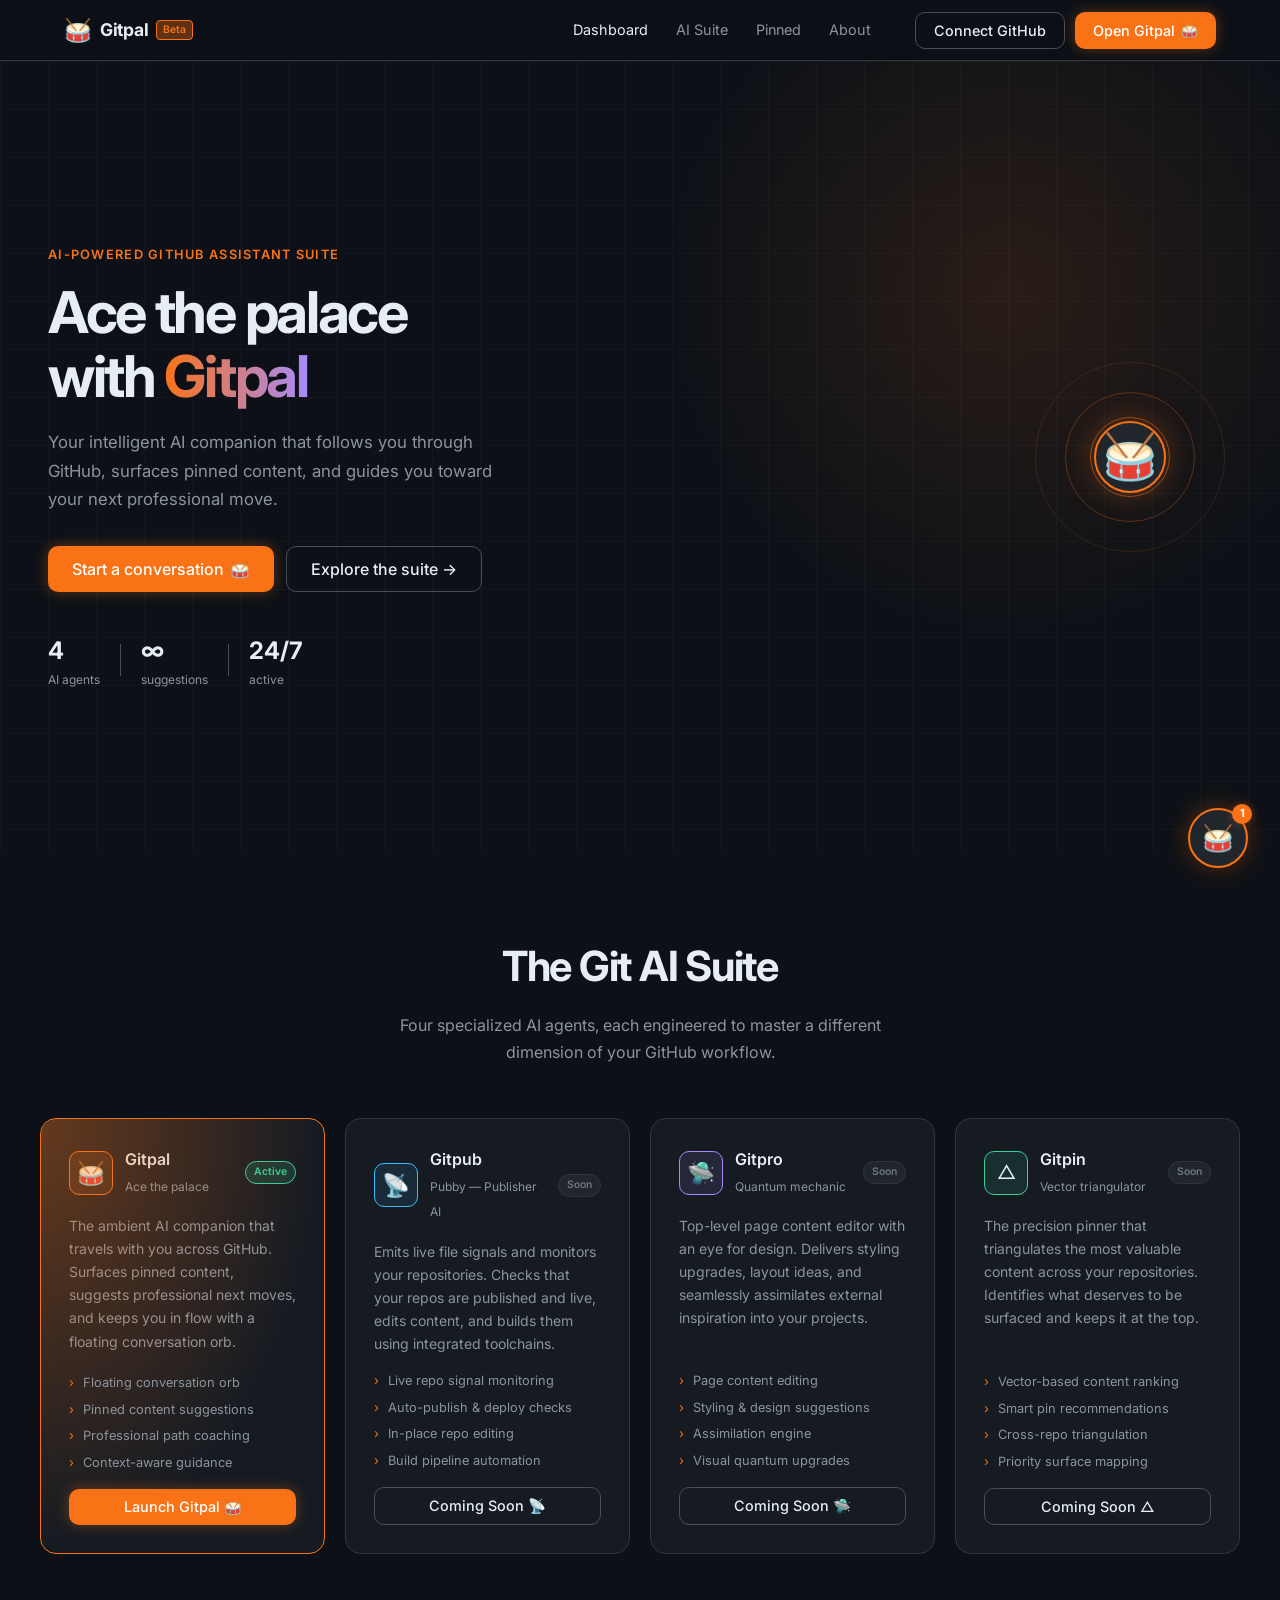
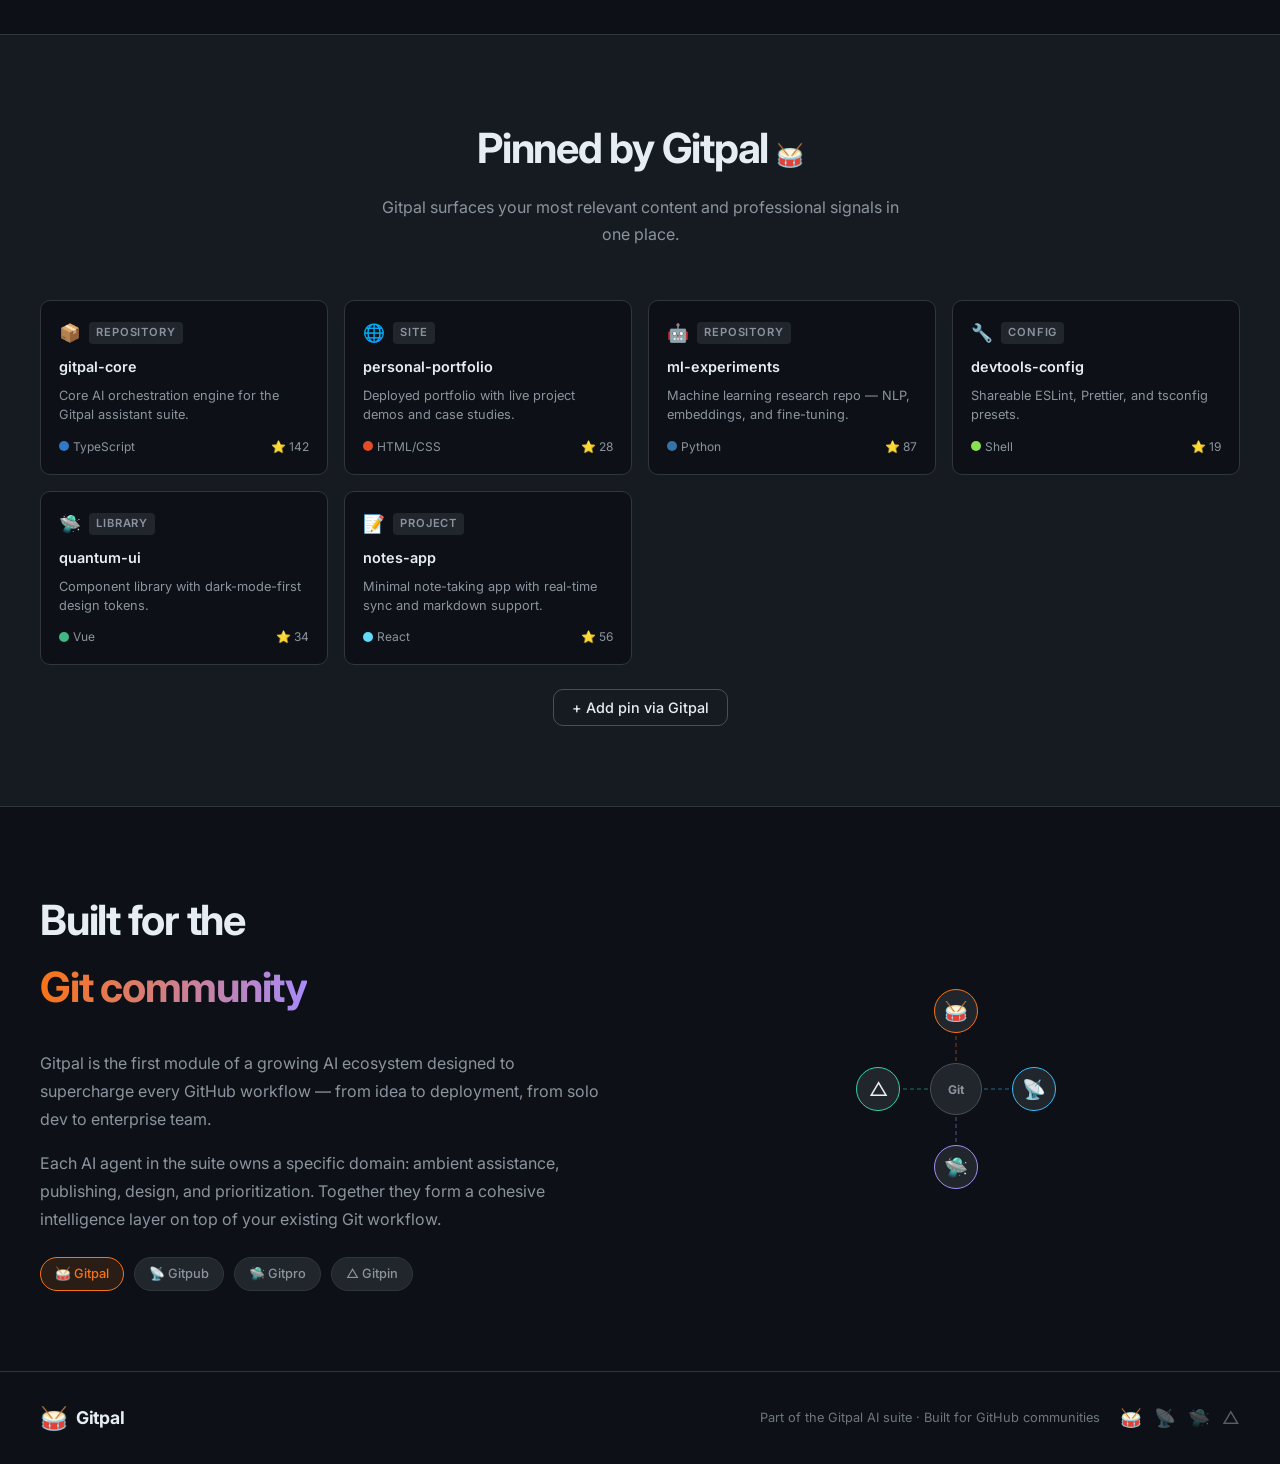
<file: index.html>
<!DOCTYPE html>
<html lang="en">
<head>
  <meta charset="UTF-8" />
  <meta name="viewport" content="width=device-width, initial-scale=1.0" />
  <title>Gitpal — AI Community for GitHub</title>
  <link rel="stylesheet" href="styles/main.css" />
  <link rel="preconnect" href="https://fonts.googleapis.com" />
  <link href="https://fonts.googleapis.com/css2?family=Inter:wght@300;400;500;600;700&family=JetBrains+Mono:wght@400;500&display=swap" rel="stylesheet" />
</head>
<body>

  <!-- ══════════════════════════════════════
       HEADER / NAV
  ══════════════════════════════════════ -->
  <header class="site-header">
    <nav class="nav-inner">
      <div class="nav-logo">
        <span class="logo-icon">🥁</span>
        <span class="logo-text">Gitpal</span>
        <span class="logo-badge">Beta</span>
      </div>
      <ul class="nav-links">
        <li><a href="#dashboard">Dashboard</a></li>
        <li><a href="#ais">AI Suite</a></li>
        <li><a href="#pins">Pinned</a></li>
        <li><a href="#about">About</a></li>
      </ul>
      <div class="nav-actions">
        <button class="btn btn-ghost" id="connectGithubBtn">Connect GitHub</button>
        <button class="btn btn-primary" id="openGitpalBtn">Open Gitpal <span class="orb-icon-sm">🥁</span></button>
      </div>
    </nav>
  </header>

  <!-- ══════════════════════════════════════
       HERO
  ══════════════════════════════════════ -->
  <section class="hero" id="dashboard">
    <div class="hero-bg">
      <div class="hero-grid"></div>
      <div class="hero-glow"></div>
    </div>
    <div class="hero-content">
      <div class="hero-eyebrow">AI-Powered GitHub Assistant Suite</div>
      <h1 class="hero-title">
        Ace the palace<br />
        with <span class="gradient-text">Gitpal</span>
      </h1>
      <p class="hero-subtitle">
        Your intelligent AI companion that follows you through GitHub, surfaces
        pinned content, and guides you toward your next professional move.
      </p>
      <div class="hero-cta">
        <button class="btn btn-primary btn-lg" id="heroChatBtn">
          <span>Start a conversation</span> <span class="orb-pulse">🥁</span>
        </button>
        <button class="btn btn-ghost btn-lg" id="heroLearnBtn">Explore the suite →</button>
      </div>
      <div class="hero-stats">
        <div class="stat"><span class="stat-val">4</span><span class="stat-label">AI agents</span></div>
        <div class="stat-div"></div>
        <div class="stat"><span class="stat-val">∞</span><span class="stat-label">suggestions</span></div>
        <div class="stat-div"></div>
        <div class="stat"><span class="stat-val">24/7</span><span class="stat-label">active</span></div>
      </div>
    </div>
    <div class="hero-visual">
      <div class="orb-showcase" id="orbShowcase">
        <div class="orb-ring ring-3"></div>
        <div class="orb-ring ring-2"></div>
        <div class="orb-ring ring-1"></div>
        <div class="orb-core" id="orbCore">🥁</div>
        <div class="orb-tooltip">Hello! I'm Gitpal.<br/>Ask me anything about your repos.</div>
      </div>
    </div>
  </section>

  <!-- ══════════════════════════════════════
       AI SUITE CARDS
  ══════════════════════════════════════ -->
  <section class="section ai-suite" id="ais">
    <div class="section-inner">
      <div class="section-header">
        <h2 class="section-title">The Git AI Suite</h2>
        <p class="section-subtitle">Four specialized AI agents, each engineered to master a different dimension of your GitHub workflow.</p>
      </div>

      <div class="ai-cards">

        <!-- Gitpal -->
        <div class="ai-card ai-card--active" data-ai="gitpal">
          <div class="ai-card-glow"></div>
          <div class="ai-card-header">
            <div class="ai-icon ai-icon--gitpal">🥁</div>
            <div class="ai-meta">
              <h3 class="ai-name">Gitpal</h3>
              <span class="ai-alias">Ace the palace</span>
            </div>
            <span class="ai-badge ai-badge--active">Active</span>
          </div>
          <p class="ai-desc">
            The ambient AI companion that travels with you across GitHub. Surfaces
            pinned content, suggests professional next moves, and keeps you in
            flow with a floating conversation orb.
          </p>
          <ul class="ai-features">
            <li>Floating conversation orb</li>
            <li>Pinned content suggestions</li>
            <li>Professional path coaching</li>
            <li>Context-aware guidance</li>
          </ul>
          <button class="btn btn-primary ai-card-btn" data-action="launch-gitpal">
            Launch Gitpal 🥁
          </button>
        </div>

        <!-- Gitpub -->
        <div class="ai-card" data-ai="gitpub">
          <div class="ai-card-glow"></div>
          <div class="ai-card-header">
            <div class="ai-icon ai-icon--gitpub">📡</div>
            <div class="ai-meta">
              <h3 class="ai-name">Gitpub</h3>
              <span class="ai-alias">Pubby — Publisher AI</span>
            </div>
            <span class="ai-badge ai-badge--soon">Soon</span>
          </div>
          <p class="ai-desc">
            Emits live file signals and monitors your repositories. Checks that
            your repos are published and live, edits content, and builds them
            using integrated toolchains.
          </p>
          <ul class="ai-features">
            <li>Live repo signal monitoring</li>
            <li>Auto-publish & deploy checks</li>
            <li>In-place repo editing</li>
            <li>Build pipeline automation</li>
          </ul>
          <button class="btn btn-ghost ai-card-btn" data-action="coming-soon">
            Coming Soon 📡
          </button>
        </div>

        <!-- Gitpro -->
        <div class="ai-card" data-ai="gitpro">
          <div class="ai-card-glow"></div>
          <div class="ai-card-header">
            <div class="ai-icon ai-icon--gitpro">🛸</div>
            <div class="ai-meta">
              <h3 class="ai-name">Gitpro</h3>
              <span class="ai-alias">Quantum mechanic</span>
            </div>
            <span class="ai-badge ai-badge--soon">Soon</span>
          </div>
          <p class="ai-desc">
            Top-level page content editor with an eye for design. Delivers
            styling upgrades, layout ideas, and seamlessly assimilates external
            inspiration into your projects.
          </p>
          <ul class="ai-features">
            <li>Page content editing</li>
            <li>Styling & design suggestions</li>
            <li>Assimilation engine</li>
            <li>Visual quantum upgrades</li>
          </ul>
          <button class="btn btn-ghost ai-card-btn" data-action="coming-soon">
            Coming Soon 🛸
          </button>
        </div>

        <!-- Gitpin -->
        <div class="ai-card" data-ai="gitpin">
          <div class="ai-card-glow"></div>
          <div class="ai-card-header">
            <div class="ai-icon ai-icon--gitpin">△</div>
            <div class="ai-meta">
              <h3 class="ai-name">Gitpin</h3>
              <span class="ai-alias">Vector triangulator</span>
            </div>
            <span class="ai-badge ai-badge--soon">Soon</span>
          </div>
          <p class="ai-desc">
            The precision pinner that triangulates the most valuable content
            across your repositories. Identifies what deserves to be surfaced
            and keeps it at the top.
          </p>
          <ul class="ai-features">
            <li>Vector-based content ranking</li>
            <li>Smart pin recommendations</li>
            <li>Cross-repo triangulation</li>
            <li>Priority surface mapping</li>
          </ul>
          <button class="btn btn-ghost ai-card-btn" data-action="coming-soon">
            Coming Soon △
          </button>
        </div>

      </div>
    </div>
  </section>

  <!-- ══════════════════════════════════════
       PINNED CONTENT DEMO
  ══════════════════════════════════════ -->
  <section class="section pins-section" id="pins">
    <div class="section-inner">
      <div class="section-header">
        <h2 class="section-title">Pinned by Gitpal <span class="title-icon">🥁</span></h2>
        <p class="section-subtitle">Gitpal surfaces your most relevant content and professional signals in one place.</p>
      </div>

      <div class="pins-grid" id="pinsGrid">
        <!-- Pins are injected by app.js -->
      </div>

      <div class="pins-cta">
        <button class="btn btn-ghost" id="addPinBtn">+ Add pin via Gitpal</button>
      </div>
    </div>
  </section>

  <!-- ══════════════════════════════════════
       ABOUT / ECOSYSTEM
  ══════════════════════════════════════ -->
  <section class="section about-section" id="about">
    <div class="section-inner about-inner">
      <div class="about-text">
        <h2 class="section-title">Built for the<br /><span class="gradient-text">Git community</span></h2>
        <p>
          Gitpal is the first module of a growing AI ecosystem designed to
          supercharge every GitHub workflow — from idea to deployment, from solo
          dev to enterprise team.
        </p>
        <p>
          Each AI agent in the suite owns a specific domain: ambient assistance,
          publishing, design, and prioritization. Together they form a cohesive
          intelligence layer on top of your existing Git workflow.
        </p>
        <div class="ecosystem-pills">
          <span class="pill pill--active">🥁 Gitpal</span>
          <span class="pill">📡 Gitpub</span>
          <span class="pill">🛸 Gitpro</span>
          <span class="pill">△ Gitpin</span>
        </div>
      </div>
      <div class="about-visual">
        <div class="ecosystem-diagram">
          <div class="eco-center">Git</div>
          <div class="eco-node eco-node--gitpal" title="Gitpal">🥁</div>
          <div class="eco-node eco-node--gitpub" title="Gitpub">📡</div>
          <div class="eco-node eco-node--gitpro" title="Gitpro">🛸</div>
          <div class="eco-node eco-node--gitpin" title="Gitpin">△</div>
          <svg class="eco-lines" viewBox="0 0 200 200">
            <line x1="100" y1="100" x2="100" y2="28" stroke="var(--accent)" stroke-width="1" stroke-dasharray="4 3" opacity="0.5"/>
            <line x1="100" y1="100" x2="172" y2="100" stroke="#38bdf8" stroke-width="1" stroke-dasharray="4 3" opacity="0.5"/>
            <line x1="100" y1="100" x2="100" y2="172" stroke="#a78bfa" stroke-width="1" stroke-dasharray="4 3" opacity="0.5"/>
            <line x1="100" y1="100" x2="28" y2="100" stroke="#34d399" stroke-width="1" stroke-dasharray="4 3" opacity="0.5"/>
          </svg>
        </div>
      </div>
    </div>
  </section>

  <!-- ══════════════════════════════════════
       FOOTER
  ══════════════════════════════════════ -->
  <footer class="site-footer">
    <div class="footer-inner">
      <div class="footer-brand">
        <span class="logo-icon">🥁</span>
        <span class="logo-text">Gitpal</span>
      </div>
      <p class="footer-copy">Part of the Gitpal AI suite · Built for GitHub communities</p>
      <div class="footer-ais">
        <span title="Gitpal — active">🥁</span>
        <span title="Gitpub — coming soon" class="dim">📡</span>
        <span title="Gitpro — coming soon" class="dim">🛸</span>
        <span title="Gitpin — coming soon" class="dim">△</span>
      </div>
    </div>
  </footer>

  <!-- ══════════════════════════════════════
       GITPAL FLOATING ORB  (injected by JS)
  ══════════════════════════════════════ -->
  <div id="gitpalOrb" class="gitpal-orb" title="Gitpal AI — click to chat" aria-label="Open Gitpal AI assistant">
    <div class="gitpal-orb-inner">
      <span class="gitpal-orb-emoji">🥁</span>
      <span class="gitpal-orb-pulse"></span>
    </div>
    <div class="gitpal-orb-badge" id="orbBadge">1</div>
  </div>

  <!-- ══════════════════════════════════════
       GITPAL CHAT PANEL
  ══════════════════════════════════════ -->
  <div id="gitpalPanel" class="gitpal-panel" role="dialog" aria-label="Gitpal AI chat" aria-hidden="true">
    <div class="gp-panel-header">
      <div class="gp-header-left">
        <span class="gp-header-icon">🥁</span>
        <div>
          <div class="gp-header-name">Gitpal</div>
          <div class="gp-header-status"><span class="status-dot"></span> Ace the palace AI · active</div>
        </div>
      </div>
      <div class="gp-header-actions">
        <button class="gp-icon-btn" id="minimizePanel" title="Minimize" aria-label="Minimize">─</button>
        <button class="gp-icon-btn" id="closePanel" title="Close" aria-label="Close">✕</button>
      </div>
    </div>

    <div class="gp-tabs">
      <button class="gp-tab gp-tab--active" data-tab="chat">Chat</button>
      <button class="gp-tab" data-tab="pins">Pins</button>
      <button class="gp-tab" data-tab="moves">Pro Moves</button>
    </div>

    <!-- Chat Tab -->
    <div class="gp-tab-content gp-tab-content--active" id="tab-chat">
      <div class="gp-messages" id="gpMessages">
        <!-- Messages injected by JS -->
      </div>
      <div class="gp-suggestions" id="gpSuggestions">
        <!-- Quick suggestion chips injected by JS -->
      </div>
      <div class="gp-input-row">
        <input type="text" class="gp-input" id="gpInput" placeholder="Ask Gitpal anything…" autocomplete="off" />
        <button class="gp-send-btn" id="gpSendBtn" aria-label="Send">
          <svg width="16" height="16" viewBox="0 0 24 24" fill="none" stroke="currentColor" stroke-width="2.5"><line x1="22" y1="2" x2="11" y2="13"/><polygon points="22 2 15 22 11 13 2 9 22 2"/></svg>
        </button>
      </div>
    </div>

    <!-- Pins Tab -->
    <div class="gp-tab-content" id="tab-pins">
      <div class="gp-pins-list" id="gpPinsList">
        <!-- Pins injected by JS -->
      </div>
      <button class="btn btn-primary gp-full-btn" id="suggestPinBtn">Suggest a pin 🥁</button>
    </div>

    <!-- Pro Moves Tab -->
    <div class="gp-tab-content" id="tab-moves">
      <div class="gp-moves-list" id="gpMovesList">
        <!-- Moves injected by JS -->
      </div>
    </div>
  </div>

  <!-- Toast notification -->
  <div class="toast" id="toast" aria-live="polite"></div>

  <script src="scripts/gitpal.js"></script>
  <script src="scripts/app.js"></script>
<script src="https://www-infinity4.github.io/Mint-For-Infinity/infinity-wallet-menu.js?v=20260814-menu2"></script></body>
</html>
</file>
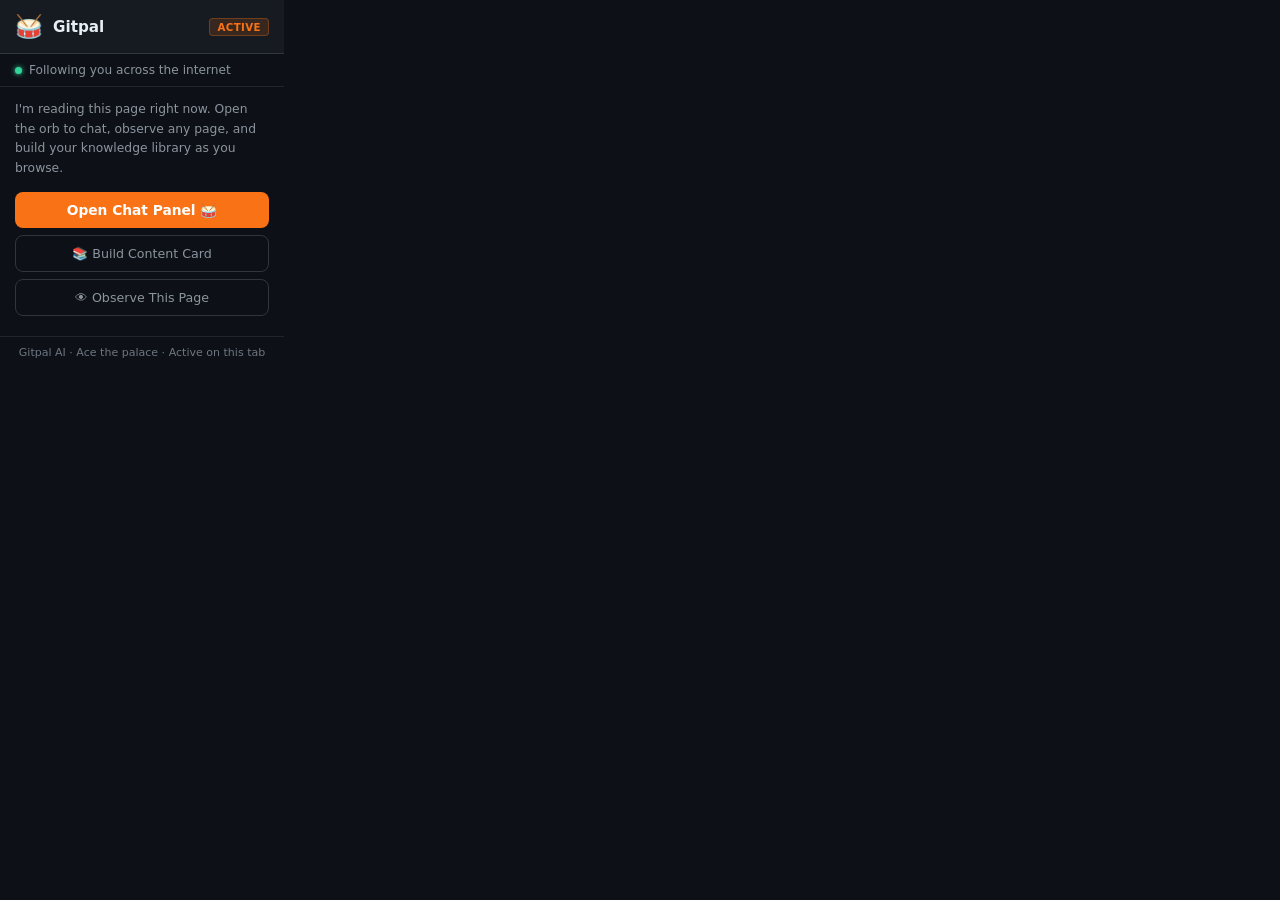
<file: extension/popup.html>
<!DOCTYPE html>
<html lang="en">
<head>
  <meta charset="UTF-8" />
  <meta name="viewport" content="width=device-width, initial-scale=1.0" />
  <title>Gitpal</title>
  <style>
    * { box-sizing: border-box; margin: 0; padding: 0; }
    body {
      font-family: 'Inter', system-ui, -apple-system, sans-serif;
      background: #0d1117;
      color: #e6edf3;
      width: 284px;
    }
    .header {
      background: #161b22;
      border-bottom: 1px solid #30363d;
      padding: 13px 15px;
      display: flex;
      align-items: center;
      gap: 10px;
    }
    .logo { font-size: 1.4rem; }
    .name { font-size: .95rem; font-weight: 700; flex: 1; }
    .badge {
      font-size: .64rem; font-weight: 700;
      background: rgba(249,115,22,.15);
      color: #f97316;
      border: 1px solid rgba(249,115,22,.3);
      padding: 2px 7px; border-radius: 4px;
      text-transform: uppercase; letter-spacing: .04em;
    }
    .status-row {
      display: flex; align-items: center; gap: 7px;
      padding: 9px 15px;
      font-size: .76rem; color: #8b949e;
      border-bottom: 1px solid #21262d;
      background: #0d1117;
    }
    .dot {
      width: 7px; height: 7px; border-radius: 50%;
      background: #34d399;
      box-shadow: 0 0 5px #34d399;
      animation: blink 2s ease-in-out infinite;
      flex-shrink: 0;
    }
    @keyframes blink { 0%,100%{opacity:1} 50%{opacity:.4} }
    .body { padding: 13px 15px; }
    .desc {
      font-size: .77rem; color: #8b949e; line-height: 1.6;
      margin-bottom: 13px;
    }
    .btn {
      display: flex; align-items: center; justify-content: center; gap: 7px;
      width: 100%; padding: 10px 0;
      border: none; border-radius: 8px;
      font-size: .86rem; font-weight: 600;
      cursor: pointer;
      transition: background .15s;
      margin-bottom: 7px;
      font-family: inherit;
    }
    .btn-primary { background: #f97316; color: #fff; }
    .btn-primary:hover { background: #fb923c; }
    .btn-ghost {
      background: transparent;
      border: 1px solid #30363d;
      color: #8b949e;
      font-size: .79rem; font-weight: 500;
    }
    .btn-ghost:hover { background: #21262d; color: #e6edf3; }
    .error-msg {
      display: none;
      font-size: .74rem;
      color: #f87171;
      background: rgba(248,113,113,.1);
      border: 1px solid rgba(248,113,113,.25);
      border-radius: 6px;
      padding: 7px 10px;
      margin-bottom: 7px;
      line-height: 1.5;
    }
    .footer {
      padding: 9px 15px;
      border-top: 1px solid #21262d;
      font-size: .69rem; color: #6e7681; text-align: center;
      background: #0d1117;
    }
  </style>
</head>
<body>
  <div class="header">
    <span class="logo">🥁</span>
    <span class="name">Gitpal</span>
    <span class="badge">Active</span>
  </div>
  <div class="status-row">
    <span class="dot"></span>
    Following you across the internet
  </div>
  <div class="body">
    <p class="desc">
      I'm reading this page right now. Open the orb to chat, observe any page,
      and build your knowledge library as you browse.
    </p>
    <div class="error-msg" id="errorMsg"></div>
    <button class="btn btn-primary" id="openChatBtn">Open Chat Panel 🥁</button>
    <button class="btn btn-ghost" id="buildCardBtn">📚 Build Content Card</button>
    <button class="btn btn-ghost" id="observeBtn">👁 Observe This Page</button>
  </div>
  <div class="footer">Gitpal AI · Ace the palace · Active on this tab</div>
  <script src="popup.js"></script>
</body>
</html>
</file>
<file: styles/main.css>
/* ════════════════════════════════════════════
   Gitpal — Main Stylesheet
   Dark GitHub-inspired theme with accent glow
   ════════════════════════════════════════════ */

/* ── CSS Variables ── */
:root {
  --bg:          #0d1117;
  --bg-2:        #161b22;
  --bg-3:        #21262d;
  --bg-4:        #30363d;
  --border:      #30363d;
  --border-2:    #484f58;
  --text:        #e6edf3;
  --text-muted:  #8b949e;
  --text-dim:    #6e7681;
  --accent:      #f97316;       /* Gitpal orange */
  --accent-2:    #fb923c;
  --accent-glow: rgba(249,115,22,.35);
  --blue:        #38bdf8;
  --purple:      #a78bfa;
  --green:       #34d399;
  --red:         #f87171;
  --radius:      10px;
  --radius-lg:   16px;
  --shadow:      0 4px 24px rgba(0,0,0,.5);
  --shadow-lg:   0 8px 40px rgba(0,0,0,.6);
  --transition:  .2s ease;
  --font:        'Inter', system-ui, sans-serif;
  --font-mono:   'JetBrains Mono', monospace;
}

/* ── Reset ── */
*, *::before, *::after { box-sizing: border-box; margin: 0; padding: 0; }
html { scroll-behavior: smooth; }
body {
  font-family: var(--font);
  background: var(--bg);
  color: var(--text);
  line-height: 1.6;
  min-height: 100vh;
  overflow-x: hidden;
}
a { color: var(--accent); text-decoration: none; }
a:hover { text-decoration: underline; }
ul { list-style: none; }
button { cursor: pointer; font-family: var(--font); border: none; outline: none; }
button:focus-visible { outline: 2px solid var(--accent); outline-offset: 2px; }

/* ── Buttons ── */
.btn {
  display: inline-flex;
  align-items: center;
  gap: 6px;
  padding: 9px 18px;
  border-radius: var(--radius);
  font-size: .9rem;
  font-weight: 500;
  transition: background var(--transition), transform var(--transition), box-shadow var(--transition);
}
.btn-primary {
  background: var(--accent);
  color: #fff;
  box-shadow: 0 0 14px var(--accent-glow);
}
.btn-primary:hover {
  background: var(--accent-2);
  box-shadow: 0 0 22px var(--accent-glow);
  transform: translateY(-1px);
}
.btn-ghost {
  background: transparent;
  color: var(--text);
  border: 1px solid var(--border-2);
}
.btn-ghost:hover {
  background: var(--bg-3);
  border-color: var(--text-muted);
}
.btn-lg { padding: 12px 24px; font-size: 1rem; }

/* ── Header / Nav ── */
.site-header {
  position: sticky;
  top: 0;
  z-index: 100;
  background: rgba(13,17,23,.85);
  backdrop-filter: blur(12px);
  border-bottom: 1px solid var(--border);
}
.nav-inner {
  max-width: 1200px;
  margin: 0 auto;
  padding: 0 24px;
  height: 60px;
  display: flex;
  align-items: center;
  gap: 32px;
}
.nav-logo {
  display: flex;
  align-items: center;
  gap: 8px;
  flex-shrink: 0;
}
.logo-icon { font-size: 1.4rem; }
.logo-text {
  font-size: 1.1rem;
  font-weight: 700;
  color: var(--text);
  letter-spacing: -.3px;
}
.logo-badge {
  font-size: .65rem;
  font-weight: 600;
  background: var(--accent-glow);
  color: var(--accent);
  border: 1px solid var(--accent);
  border-radius: 4px;
  padding: 1px 6px;
}
.nav-links {
  display: flex;
  gap: 4px;
  margin-left: auto;
}
.nav-links a {
  color: var(--text-muted);
  font-size: .9rem;
  padding: 6px 12px;
  border-radius: var(--radius);
  transition: color var(--transition), background var(--transition);
}
.nav-links a:hover {
  color: var(--text);
  background: var(--bg-3);
  text-decoration: none;
}
.nav-actions {
  display: flex;
  gap: 10px;
  flex-shrink: 0;
}
.orb-icon-sm { font-size: .85rem; }

/* ── Hero ── */
.hero {
  position: relative;
  min-height: 88vh;
  display: flex;
  align-items: center;
  padding: 80px 24px 60px;
  overflow: hidden;
}
.hero-bg {
  position: absolute;
  inset: 0;
  pointer-events: none;
}
.hero-grid {
  position: absolute;
  inset: 0;
  background-image:
    linear-gradient(var(--border) 1px, transparent 1px),
    linear-gradient(90deg, var(--border) 1px, transparent 1px);
  background-size: 48px 48px;
  opacity: .18;
}
.hero-glow {
  position: absolute;
  top: -120px;
  right: -80px;
  width: 700px;
  height: 700px;
  background: radial-gradient(circle, rgba(249,115,22,.12) 0%, transparent 70%);
  border-radius: 50%;
}
.hero-content {
  position: relative;
  max-width: 560px;
  margin: 0 auto 0 max(calc(50% - 600px), 24px);
}
.hero-eyebrow {
  font-size: .8rem;
  font-weight: 600;
  letter-spacing: .1em;
  text-transform: uppercase;
  color: var(--accent);
  margin-bottom: 16px;
}
.hero-title {
  font-size: clamp(2.2rem, 5vw, 3.6rem);
  font-weight: 700;
  line-height: 1.1;
  letter-spacing: -.04em;
  margin-bottom: 20px;
}
.gradient-text {
  background: linear-gradient(90deg, var(--accent), var(--purple));
  -webkit-background-clip: text;
  -webkit-text-fill-color: transparent;
  background-clip: text;
}
.hero-subtitle {
  font-size: 1.05rem;
  color: var(--text-muted);
  line-height: 1.7;
  margin-bottom: 32px;
  max-width: 480px;
}
.hero-cta {
  display: flex;
  flex-wrap: wrap;
  gap: 12px;
  margin-bottom: 40px;
}
.orb-pulse { animation: pulseSpin 2s ease-in-out infinite; display: inline-block; }
@keyframes pulseSpin {
  0%,100% { transform: scale(1) rotate(0deg); }
  50%      { transform: scale(1.2) rotate(15deg); }
}
.hero-stats {
  display: flex;
  align-items: center;
  gap: 20px;
}
.stat { display: flex; flex-direction: column; }
.stat-val { font-size: 1.5rem; font-weight: 700; color: var(--text); }
.stat-label { font-size: .75rem; color: var(--text-muted); }
.stat-div { width: 1px; height: 32px; background: var(--border-2); }

/* Hero orb showcase */
.hero-visual {
  position: absolute;
  right: max(calc(50% - 600px), 24px);
  top: 50%;
  transform: translateY(-50%);
}
.orb-showcase {
  position: relative;
  width: 220px;
  height: 220px;
  display: flex;
  align-items: center;
  justify-content: center;
  cursor: pointer;
}
.orb-ring {
  position: absolute;
  border-radius: 50%;
  border: 1px solid var(--accent);
  opacity: .2;
  animation: ringExpand 3s ease-in-out infinite;
}
.ring-1 { width: 80px;  height: 80px;  animation-delay: 0s;    opacity: .5; }
.ring-2 { width: 130px; height: 130px; animation-delay: .5s;   opacity: .3; }
.ring-3 { width: 190px; height: 190px; animation-delay: 1s;    opacity: .15; }
@keyframes ringExpand {
  0%,100% { transform: scale(1);    opacity: .15; }
  50%     { transform: scale(1.06); opacity: .35; }
}
.orb-core {
  position: relative;
  z-index: 2;
  font-size: 2.8rem;
  width: 72px;
  height: 72px;
  display: flex;
  align-items: center;
  justify-content: center;
  background: var(--bg-3);
  border: 2px solid var(--accent);
  border-radius: 50%;
  box-shadow: 0 0 32px var(--accent-glow);
  animation: orbFloat 4s ease-in-out infinite;
  transition: transform .2s;
}
.orb-core:hover { transform: scale(1.08); }
@keyframes orbFloat {
  0%,100% { transform: translateY(0); }
  50%     { transform: translateY(-10px); }
}
.orb-tooltip {
  position: absolute;
  bottom: -10px;
  left: 50%;
  transform: translateX(-50%) translateY(100%);
  background: var(--bg-2);
  border: 1px solid var(--border-2);
  border-radius: var(--radius);
  padding: 10px 14px;
  font-size: .8rem;
  color: var(--text-muted);
  white-space: nowrap;
  box-shadow: var(--shadow);
  pointer-events: none;
  opacity: 0;
  transition: opacity .3s;
}
.orb-showcase:hover .orb-tooltip { opacity: 1; }

/* ── Section Layout ── */
.section { padding: 80px 24px; }
.section-inner { max-width: 1200px; margin: 0 auto; }
.section-header { text-align: center; margin-bottom: 52px; }
.section-title {
  font-size: clamp(1.8rem, 3.5vw, 2.6rem);
  font-weight: 700;
  letter-spacing: -.03em;
  margin-bottom: 12px;
}
.title-icon { font-size: 1.4rem; }
.section-subtitle {
  font-size: 1rem;
  color: var(--text-muted);
  max-width: 520px;
  margin: 0 auto;
  line-height: 1.7;
}

/* ── AI Cards ── */
.ai-cards {
  display: grid;
  grid-template-columns: repeat(auto-fit, minmax(260px, 1fr));
  gap: 20px;
}
.ai-card {
  position: relative;
  background: var(--bg-2);
  border: 1px solid var(--border);
  border-radius: var(--radius-lg);
  padding: 28px;
  display: flex;
  flex-direction: column;
  gap: 16px;
  transition: border-color var(--transition), transform var(--transition);
  overflow: hidden;
}
.ai-card:hover {
  border-color: var(--border-2);
  transform: translateY(-3px);
}
.ai-card--active { border-color: var(--accent); }
.ai-card-glow {
  position: absolute;
  inset: 0;
  border-radius: inherit;
  opacity: 0;
  transition: opacity .3s;
  pointer-events: none;
}
.ai-card--active .ai-card-glow {
  background: radial-gradient(ellipse at top left, var(--accent-glow), transparent 70%);
  opacity: 1;
}
.ai-card:hover .ai-card-glow { opacity: .6; }
.ai-card-header { display: flex; align-items: center; gap: 12px; }
.ai-icon {
  width: 44px; height: 44px;
  border-radius: 10px;
  display: flex; align-items: center; justify-content: center;
  font-size: 1.4rem;
  flex-shrink: 0;
}
.ai-icon--gitpal { background: rgba(249,115,22,.15); border: 1px solid var(--accent); }
.ai-icon--gitpub { background: rgba(56,189,248,.1);  border: 1px solid var(--blue); }
.ai-icon--gitpro { background: rgba(167,139,250,.1); border: 1px solid var(--purple); }
.ai-icon--gitpin { background: rgba(52,211,153,.1);  border: 1px solid var(--green); font-size: 1.2rem; }
.ai-meta { flex: 1 1 0; min-width: 0; }
.ai-name { font-size: 1rem; font-weight: 600; }
.ai-alias { font-size: .75rem; color: var(--text-muted); }
.ai-badge {
  font-size: .65rem;
  font-weight: 600;
  padding: 2px 8px;
  border-radius: 999px;
  flex-shrink: 0;
}
.ai-badge--active { background: rgba(52,211,153,.15); color: var(--green); border: 1px solid var(--green); }
.ai-badge--soon   { background: var(--bg-3); color: var(--text-dim); border: 1px solid var(--border); }
.ai-desc { font-size: .875rem; color: var(--text-muted); line-height: 1.65; flex: 1 1 auto; }
.ai-features {
  display: flex;
  flex-direction: column;
  gap: 6px;
}
.ai-features li {
  font-size: .8rem;
  color: var(--text-muted);
  padding-left: 14px;
  position: relative;
}
.ai-features li::before {
  content: '›';
  position: absolute;
  left: 0;
  color: var(--accent);
}
.ai-card-btn { width: 100%; justify-content: center; }

/* ── Pins Section ── */
.pins-section { background: var(--bg-2); border-top: 1px solid var(--border); border-bottom: 1px solid var(--border); }
.pins-grid {
  display: grid;
  grid-template-columns: repeat(auto-fill, minmax(260px, 1fr));
  gap: 16px;
  margin-bottom: 24px;
}
.pin-card {
  background: var(--bg);
  border: 1px solid var(--border);
  border-radius: var(--radius);
  padding: 18px;
  display: flex;
  flex-direction: column;
  gap: 8px;
  transition: border-color var(--transition), transform var(--transition);
  cursor: pointer;
}
.pin-card:hover { border-color: var(--border-2); transform: translateY(-2px); }
.pin-card-header { display: flex; align-items: center; gap: 8px; }
.pin-icon { font-size: 1.1rem; }
.pin-type {
  font-size: .7rem;
  font-weight: 600;
  text-transform: uppercase;
  letter-spacing: .08em;
  padding: 2px 7px;
  border-radius: 4px;
  background: var(--bg-3);
  color: var(--text-muted);
}
.pin-title { font-size: .9rem; font-weight: 600; }
.pin-desc  { font-size: .8rem; color: var(--text-muted); line-height: 1.5; }
.pin-meta  { display: flex; align-items: center; gap: 8px; margin-top: 4px; }
.pin-lang  {
  font-size: .75rem; color: var(--text-muted);
  display: flex; align-items: center; gap: 4px;
}
.pin-lang-dot {
  width: 10px; height: 10px; border-radius: 50%; display: inline-block;
}
.pin-stars { font-size: .75rem; color: var(--text-muted); margin-left: auto; }
.pins-cta { text-align: center; }

/* ── About Section ── */
.about-inner {
  display: grid;
  grid-template-columns: 1fr 1fr;
  gap: 64px;
  align-items: center;
}
.about-text { display: flex; flex-direction: column; gap: 16px; }
.about-text p { color: var(--text-muted); line-height: 1.75; }
.ecosystem-pills { display: flex; flex-wrap: wrap; gap: 10px; margin-top: 8px; }
.pill {
  padding: 6px 14px;
  border-radius: 999px;
  font-size: .8rem;
  font-weight: 500;
  background: var(--bg-3);
  border: 1px solid var(--border);
  color: var(--text-muted);
}
.pill--active {
  background: rgba(249,115,22,.12);
  border-color: var(--accent);
  color: var(--accent);
}

/* Ecosystem diagram */
.about-visual { display: flex; align-items: center; justify-content: center; }
.ecosystem-diagram {
  position: relative;
  width: 200px;
  height: 200px;
}
.eco-center {
  position: absolute;
  top: 50%; left: 50%;
  transform: translate(-50%, -50%);
  width: 52px; height: 52px;
  background: var(--bg-3);
  border: 1px solid var(--border-2);
  border-radius: 50%;
  display: flex; align-items: center; justify-content: center;
  font-size: .75rem; font-weight: 700; color: var(--text-muted);
  z-index: 2;
}
.eco-node {
  position: absolute;
  width: 44px; height: 44px;
  background: var(--bg-3);
  border-radius: 50%;
  display: flex; align-items: center; justify-content: center;
  font-size: 1.2rem;
  border: 1px solid var(--border);
  z-index: 2;
  animation: ecoFloat 4s ease-in-out infinite;
}
.eco-node--gitpal { top: 0;   left: 50%; transform: translate(-50%, 0);  border-color: var(--accent);  animation-delay: 0s;   }
.eco-node--gitpub { top: 50%; right: 0;  transform: translate(0, -50%); border-color: var(--blue);    animation-delay: .6s;  }
.eco-node--gitpro { bottom: 0; left: 50%; transform: translate(-50%, 0); border-color: var(--purple);  animation-delay: 1.2s; }
.eco-node--gitpin { top: 50%; left: 0;   transform: translate(0, -50%); border-color: var(--green);   animation-delay: 1.8s; }
@keyframes ecoFloat {
  0%,100% { filter: drop-shadow(0 0 0px transparent); }
  50%     { filter: drop-shadow(0 0 6px rgba(249,115,22,.4)); }
}
.eco-lines {
  position: absolute; inset: 0; width: 100%; height: 100%; z-index: 1;
}

/* ── Footer ── */
.site-footer {
  border-top: 1px solid var(--border);
  padding: 28px 24px;
}
.footer-inner {
  max-width: 1200px;
  margin: 0 auto;
  display: flex;
  align-items: center;
  gap: 20px;
  flex-wrap: wrap;
}
.footer-brand { display: flex; align-items: center; gap: 8px; }
.footer-copy { font-size: .8rem; color: var(--text-dim); margin-left: auto; }
.footer-ais { display: flex; gap: 12px; font-size: 1.1rem; }
.footer-ais .dim { opacity: .35; }

/* ══════════════════════════════════════
   GITPAL FLOATING ORB
══════════════════════════════════════ */
.gitpal-orb {
  position: fixed;
  bottom: 32px;
  right: 32px;
  z-index: 500;
  width: 60px;
  height: 60px;
  cursor: pointer;
  user-select: none;
  -webkit-user-select: none;
  transition: transform .2s;
}
.gitpal-orb:hover { transform: scale(1.08); }
.gitpal-orb.orb-hidden { display: none; }
.gitpal-orb-inner {
  position: relative;
  width: 60px; height: 60px;
  background: var(--bg-3);
  border: 2px solid var(--accent);
  border-radius: 50%;
  display: flex; align-items: center; justify-content: center;
  box-shadow: 0 0 24px var(--accent-glow), var(--shadow);
  font-size: 1.6rem;
}
.gitpal-orb-pulse {
  position: absolute;
  inset: -4px;
  border-radius: 50%;
  border: 2px solid var(--accent);
  opacity: 0;
  animation: orbPulse 2.5s ease-out infinite;
}
@keyframes orbPulse {
  0%   { transform: scale(1);   opacity: .6; }
  100% { transform: scale(1.6); opacity: 0;  }
}
.gitpal-orb-badge {
  position: absolute;
  top: -4px; right: -4px;
  width: 20px; height: 20px;
  background: var(--accent);
  color: #fff;
  border-radius: 50%;
  font-size: .7rem;
  font-weight: 700;
  display: flex; align-items: center; justify-content: center;
  box-shadow: 0 0 8px var(--accent-glow);
}
.gitpal-orb-badge.hidden { display: none; }

/* ══════════════════════════════════════
   GITPAL CHAT PANEL
══════════════════════════════════════ */
.gitpal-panel {
  position: fixed;
  bottom: 104px;
  right: 32px;
  z-index: 499;
  width: 360px;
  max-height: 560px;
  background: var(--bg-2);
  border: 1px solid var(--border);
  border-radius: var(--radius-lg);
  box-shadow: var(--shadow-lg);
  display: flex;
  flex-direction: column;
  overflow: hidden;
  transform-origin: bottom right;
  transform: scale(0.9) translateY(10px);
  opacity: 0;
  pointer-events: none;
  transition: transform .2s cubic-bezier(.34,1.4,.64,1), opacity .2s;
}
.gitpal-panel.panel-open {
  transform: scale(1) translateY(0);
  opacity: 1;
  pointer-events: all;
}
.gitpal-panel.panel-minimized {
  max-height: 52px;
}

/* Panel header */
.gp-panel-header {
  display: flex;
  align-items: center;
  justify-content: space-between;
  padding: 14px 16px;
  border-bottom: 1px solid var(--border);
  background: var(--bg-3);
  flex-shrink: 0;
}
.gp-header-left { display: flex; align-items: center; gap: 10px; }
.gp-header-icon { font-size: 1.4rem; }
.gp-header-name { font-size: .9rem; font-weight: 600; }
.gp-header-status {
  font-size: .72rem; color: var(--text-muted);
  display: flex; align-items: center; gap: 5px;
}
.status-dot {
  width: 7px; height: 7px; border-radius: 50%;
  background: var(--green);
  box-shadow: 0 0 5px var(--green);
  animation: blinkDot 2s ease-in-out infinite;
}
@keyframes blinkDot {
  0%,100% { opacity: 1; }
  50%      { opacity: .4; }
}
.gp-header-actions { display: flex; gap: 4px; }
.gp-icon-btn {
  background: transparent;
  color: var(--text-muted);
  border: none;
  width: 28px; height: 28px;
  border-radius: 6px;
  font-size: .85rem;
  display: flex; align-items: center; justify-content: center;
  transition: background var(--transition), color var(--transition);
}
.gp-icon-btn:hover { background: var(--bg-4); color: var(--text); }

/* Tabs */
.gp-tabs {
  display: flex;
  border-bottom: 1px solid var(--border);
  background: var(--bg-3);
  flex-shrink: 0;
}
.gp-tab {
  flex: 1;
  padding: 9px 4px;
  font-size: .8rem;
  font-weight: 500;
  color: var(--text-muted);
  background: transparent;
  border: none;
  border-bottom: 2px solid transparent;
  transition: color var(--transition), border-color var(--transition);
}
.gp-tab:hover { color: var(--text); }
.gp-tab--active { color: var(--accent); border-bottom-color: var(--accent); }

/* Tab content */
.gp-tab-content {
  display: none;
  flex-direction: column;
  flex: 1 1 auto;
  overflow: hidden;
}
.gp-tab-content--active { display: flex; }

/* Messages */
.gp-messages {
  flex: 1 1 auto;
  overflow-y: auto;
  padding: 16px;
  display: flex;
  flex-direction: column;
  gap: 12px;
  scrollbar-width: thin;
  scrollbar-color: var(--bg-4) transparent;
}
.gp-messages::-webkit-scrollbar { width: 4px; }
.gp-messages::-webkit-scrollbar-thumb { background: var(--bg-4); border-radius: 2px; }
.gp-msg {
  display: flex;
  gap: 8px;
  align-items: flex-start;
  animation: msgIn .2s ease;
}
@keyframes msgIn {
  from { opacity: 0; transform: translateY(4px); }
  to   { opacity: 1; transform: translateY(0);    }
}
.gp-msg--ai .gp-msg-avatar {
  width: 28px; height: 28px;
  background: rgba(249,115,22,.15);
  border: 1px solid var(--accent);
  border-radius: 50%;
  display: flex; align-items: center; justify-content: center;
  font-size: .85rem; flex-shrink: 0;
}
.gp-msg--user { flex-direction: row-reverse; }
.gp-msg--user .gp-msg-avatar {
  width: 28px; height: 28px;
  background: var(--bg-3);
  border: 1px solid var(--border-2);
  border-radius: 50%;
  display: flex; align-items: center; justify-content: center;
  font-size: .75rem; flex-shrink: 0;
  color: var(--text-muted);
}
.gp-msg-bubble {
  max-width: 260px;
  padding: 9px 13px;
  border-radius: 12px;
  font-size: .83rem;
  line-height: 1.55;
}
.gp-msg--ai   .gp-msg-bubble { background: var(--bg-3); border: 1px solid var(--border); color: var(--text); border-top-left-radius: 3px; }
.gp-msg--user .gp-msg-bubble { background: var(--accent); color: #fff; border-top-right-radius: 3px; }
.gp-msg-time { font-size: .68rem; color: var(--text-dim); margin-top: 4px; }

/* Typing indicator */
.gp-msg--typing .gp-msg-bubble {
  display: flex; gap: 4px; align-items: center; padding: 12px 14px;
}
.typing-dot {
  width: 6px; height: 6px; border-radius: 50%;
  background: var(--text-muted);
  animation: typingBounce 1.2s ease-in-out infinite;
}
.typing-dot:nth-child(2) { animation-delay: .2s; }
.typing-dot:nth-child(3) { animation-delay: .4s; }
@keyframes typingBounce {
  0%,80%,100% { transform: translateY(0); }
  40%         { transform: translateY(-5px); }
}

/* Suggestion chips */
.gp-suggestions {
  padding: 8px 16px 0;
  display: flex;
  flex-wrap: wrap;
  gap: 6px;
  flex-shrink: 0;
}
.gp-chip {
  padding: 5px 11px;
  border-radius: 999px;
  font-size: .75rem;
  background: var(--bg-3);
  border: 1px solid var(--border);
  color: var(--text-muted);
  cursor: pointer;
  transition: background var(--transition), border-color var(--transition), color var(--transition);
}
.gp-chip:hover {
  background: rgba(249,115,22,.1);
  border-color: var(--accent);
  color: var(--accent);
}

/* Input row */
.gp-input-row {
  display: flex;
  gap: 8px;
  padding: 12px 16px;
  border-top: 1px solid var(--border);
  flex-shrink: 0;
}
.gp-input {
  flex: 1;
  background: var(--bg-3);
  border: 1px solid var(--border);
  border-radius: 8px;
  color: var(--text);
  font-size: .85rem;
  padding: 8px 12px;
  font-family: var(--font);
  transition: border-color var(--transition);
}
.gp-input:focus { border-color: var(--accent); outline: none; }
.gp-input::placeholder { color: var(--text-dim); }
.gp-send-btn {
  width: 36px; height: 36px;
  background: var(--accent);
  color: #fff;
  border-radius: 8px;
  display: flex; align-items: center; justify-content: center;
  flex-shrink: 0;
  transition: background var(--transition), box-shadow var(--transition);
}
.gp-send-btn:hover { background: var(--accent-2); box-shadow: 0 0 12px var(--accent-glow); }

/* Pins tab */
.gp-pins-list {
  flex: 1 1 auto;
  overflow-y: auto;
  padding: 12px 16px;
  display: flex;
  flex-direction: column;
  gap: 8px;
  scrollbar-width: thin;
  scrollbar-color: var(--bg-4) transparent;
}
.gp-pin-item {
  display: flex;
  align-items: center;
  gap: 10px;
  padding: 10px 12px;
  background: var(--bg-3);
  border: 1px solid var(--border);
  border-radius: var(--radius);
  font-size: .82rem;
  cursor: pointer;
  transition: border-color var(--transition);
}
.gp-pin-item:hover { border-color: var(--accent); }
.gp-pin-item-icon { font-size: 1rem; flex-shrink: 0; }
.gp-pin-item-body { flex: 1 1 0; min-width: 0; }
.gp-pin-item-title { font-weight: 600; white-space: nowrap; overflow: hidden; text-overflow: ellipsis; }
.gp-pin-item-sub   { font-size: .72rem; color: var(--text-muted); }
.gp-full-btn { width: calc(100% - 32px); margin: 0 16px 16px; justify-content: center; }

/* Pro Moves tab */
.gp-moves-list {
  flex: 1 1 auto;
  overflow-y: auto;
  padding: 12px 16px;
  display: flex;
  flex-direction: column;
  gap: 10px;
  scrollbar-width: thin;
  scrollbar-color: var(--bg-4) transparent;
}
.gp-move {
  padding: 12px 14px;
  background: var(--bg-3);
  border: 1px solid var(--border);
  border-left: 3px solid var(--accent);
  border-radius: var(--radius);
  display: flex;
  flex-direction: column;
  gap: 4px;
  cursor: pointer;
  transition: background var(--transition);
}
.gp-move:hover { background: var(--bg-4); }
.gp-move-title { font-size: .85rem; font-weight: 600; }
.gp-move-desc  { font-size: .78rem; color: var(--text-muted); line-height: 1.5; }
.gp-move-tag {
  align-self: flex-start;
  font-size: .68rem;
  font-weight: 600;
  padding: 2px 7px;
  border-radius: 4px;
  background: rgba(249,115,22,.12);
  color: var(--accent);
  text-transform: uppercase;
  letter-spacing: .06em;
}

/* ── Toast ── */
.toast {
  position: fixed;
  bottom: 24px;
  left: 50%;
  transform: translateX(-50%) translateY(20px);
  background: var(--bg-3);
  border: 1px solid var(--border-2);
  border-radius: var(--radius);
  padding: 10px 20px;
  font-size: .85rem;
  color: var(--text);
  box-shadow: var(--shadow);
  opacity: 0;
  pointer-events: none;
  transition: opacity .25s, transform .25s;
  z-index: 600;
}
.toast.toast-show {
  opacity: 1;
  transform: translateX(-50%) translateY(0);
}

/* ── Responsive ── */
@media (max-width: 800px) {
  .hero { flex-direction: column; padding-top: 60px; align-items: flex-start; }
  .hero-visual { position: static; transform: none; margin: 32px auto 0; }
  .about-inner { grid-template-columns: 1fr; }
  .nav-links { display: none; }
  .gitpal-panel { width: calc(100vw - 32px); right: 16px; bottom: 88px; }
  .gitpal-orb   { right: 16px; }
}
@media (max-width: 480px) {
  .nav-actions .btn-ghost { display: none; }
  .hero-cta { flex-direction: column; }
}
</file>
